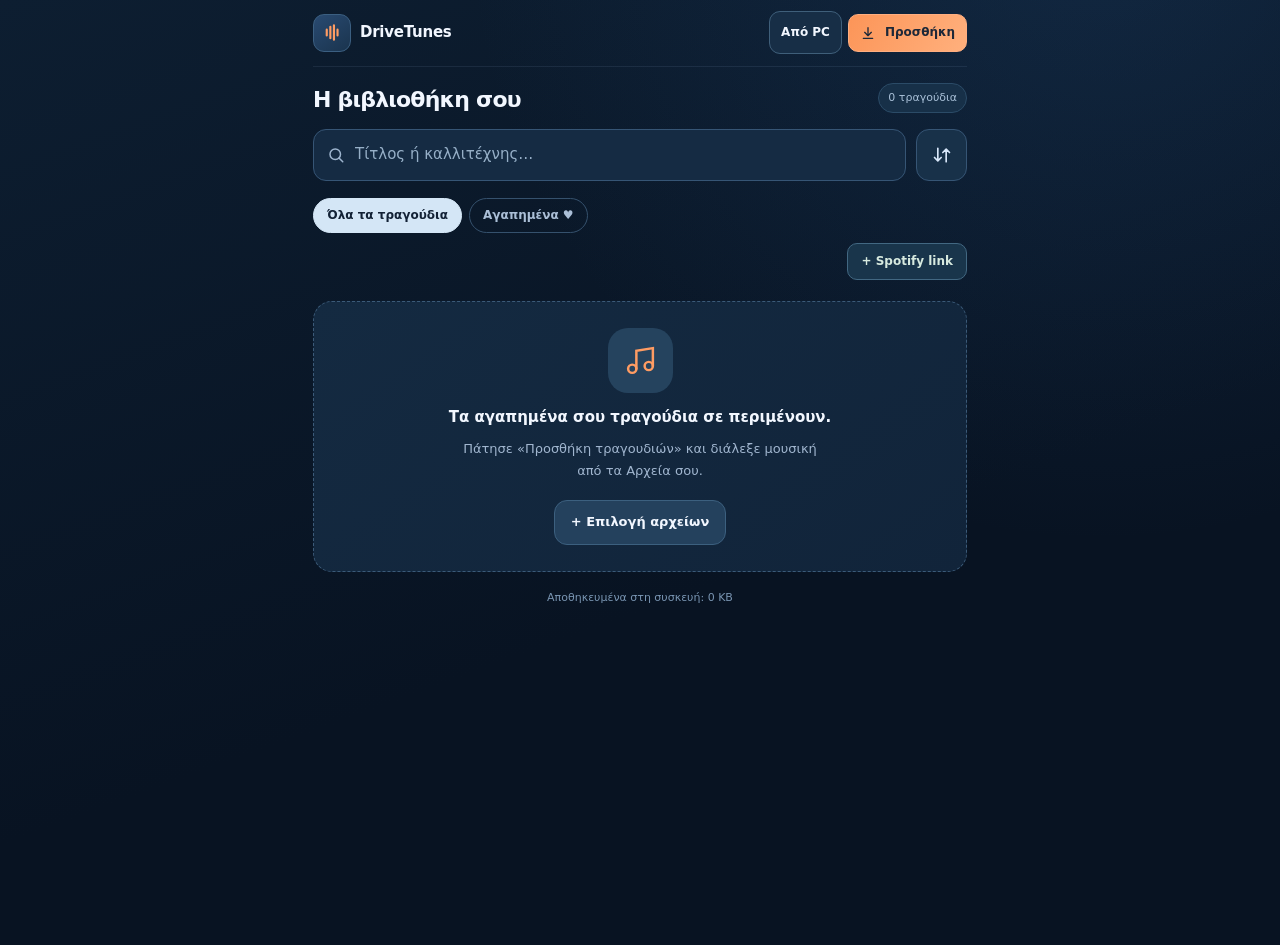
<file: index.html>
<!doctype html>
<html lang="el">
<head>
  <meta charset="utf-8">
  <meta name="viewport" content="width=device-width, initial-scale=1, viewport-fit=cover">
  <meta name="theme-color" content="#0c1728">
  <meta name="apple-mobile-web-app-capable" content="yes">
  <meta name="apple-mobile-web-app-status-bar-style" content="black-translucent">
  <meta name="apple-mobile-web-app-title" content="DriveTunes">
  <meta name="description" content="Τα τραγούδια σου, αποθηκευμένα στο iPhone. Αναπαραγωγή χωρίς internet.">
  <link rel="manifest" href="./manifest.webmanifest">
  <link rel="icon" href="./assets/icon.svg" type="image/svg+xml">
  <link rel="apple-touch-icon" href="./assets/apple-touch-icon.png">
  <link rel="stylesheet" href="./style.css">
  <link rel="stylesheet" href="./spotify.css">
  <title>DriveTunes · Offline Music</title>
  <script src="./app.js" defer></script>
  <script src="./spotify.js" defer></script>
  <script src="./pc-bridge.js" defer></script>
  <script src="./receiver-transfer.js" defer></script>
</head>
<body>
  <div class="app-shell">
    <header class="app-header">
      <div class="app-brand">
        <div class="logo-mark" aria-hidden="true"><svg viewBox="0 0 32 32"><path d="M8 20V12m5 12V8m5 18V6m5 14v-8"/></svg></div>
        <div class="app-heading"><strong>DriveTunes</strong></div>
      </div>
      <div class="header-tools">
        <button id="pcTransferToggle" type="button" class="outline-button compact-pc" aria-expanded="false" aria-controls="pcTransferPanel">Από PC</button>
        <button id="importTop" type="button" class="primary-button compact-import"><svg class="ico" viewBox="0 0 24 24" aria-hidden="true"><path d="M12 4v12m-5-5 5 5 5-5M5 20h14"/></svg><span>Προσθήκη</span></button>
      </div>
    </header>

    <main>
      <section id="pcTransferPanel" class="pc-panel" aria-label="Μεταφορά τραγουδιών από PC" hidden>
        <div class="pc-panel-top"><strong>Μεταφορά από υπολογιστή</strong><button id="pcTransferClose" type="button" aria-label="Κλείσιμο">×</button></div>
        <label for="pcTransferServer">Διεύθυνση DataTransfer</label>
        <input id="pcTransferServer" type="url" autocomplete="url" autocapitalize="off" spellcheck="false" placeholder="https://διεύθυνση-DataTransfer">
        <p id="pcSetupHint" class="pc-help">Βάλε μία φορά τη διεύθυνση όπου ανοίγεις το DataTransfer. Χρησιμοποιείται μόνο για τη σύνδεση των συσκευών.</p>
        <button id="pcTransferStart" class="pc-start" type="button">Έναρξη μεταφοράς</button>
        <div id="pcPairing" class="pc-pairing" hidden>
          <span class="pc-label">Στον υπολογιστή άνοιξε (αφού ξεκινήσεις το DriveTunes-PC.cmd):</span>
          <span id="pcSenderUrl" class="pc-sender-url"></span>
          <span class="pc-label">Κωδικός σύνδεσης:</span>
          <strong id="pcPairCode" class="pc-pair-code">—</strong>
          <button id="pcCopyLink" class="pc-copy" type="button">Αντιγραφή πλήρους συνδέσμου</button>
        </div>
        <p id="pcTransferStatus" class="pc-status" role="status" aria-live="polite"></p>
        <div id="pcReceiveName" class="pc-receive-name"></div>
        <progress id="pcReceiveProgress" max="100" value="0" hidden></progress>
      </section>
      <div id="notice" role="status" aria-live="polite" class="notice" hidden></div>
      <div id="importProgress" class="import-progress" hidden><span id="importText">Εισαγωγή…</span><div class="progress-track"><span id="importBar"></span></div></div>

      <section class="library" aria-label="Βιβλιοθήκη τραγουδιών">
        <div class="section-heading"><div><h2>Η βιβλιοθήκη σου</h2></div><div class="library-stats">
          <span id="trackCount" class="counter">0 τραγούδια</span>
        </div></div>
        <div class="toolbar">
          <label class="search-wrap"><svg class="ico" viewBox="0 0 24 24"><circle cx="11" cy="11" r="7"/><path d="m16 16 5 5"/></svg><input type="search" id="search" placeholder="Τίτλος ή καλλιτέχνης…" autocomplete="off" aria-label="Αναζήτηση τραγουδιού"></label>
          <button id="sortBtn" type="button" class="sort-button" aria-label="Αλλαγή σειράς" title="Αλλαγή σειράς"><svg class="ico" viewBox="0 0 24 24"><path d="m7 4 0 15m-4-4 4 4 4-4M17 20V5m-4 4 4-4 4 4"/></svg></button>
        </div>
        <div class="tabs" role="tablist" aria-label="Φίλτρο τραγουδιών">
          <button class="tab active" role="tab" aria-selected="true" data-filter="all">Όλα τα τραγούδια</button>
          <button class="tab" role="tab" aria-selected="false" data-filter="favorites">Αγαπημένα <span aria-hidden="true">♥</span></button>
        </div>
        <div class="spotify-entry">
          <button type="button" id="spotifyToggle" class="spotify-toggle" aria-expanded="false" aria-controls="spotifyPanel">+ Spotify link</button>
        </div>
        <section id="spotifyPanel" class="spotify-panel" aria-label="Spotify links" hidden>
          <div class="spotify-panel-top">
            <strong>Spotify τραγούδια & playlists</strong>
            <button id="spotifyClose" type="button" aria-label="Κλείσιμο Spotify">×</button>
          </div>
          <p class="spotify-help">Βάλε έναν σύνδεσμο Spotify και άκουσέ τον εδώ μέσω του επίσημου Spotify player. Απαιτείται internet — δεν γίνεται αυτόματη λήψη ήχου.</p>
          <form id="spotifyForm" class="spotify-form">
            <input id="spotifyUrl" type="url" inputmode="url" placeholder="https://open.spotify.com/track/..." aria-label="Σύνδεσμος τραγουδιού ή playlist Spotify" autocomplete="off" autocapitalize="off" spellcheck="false" required>
            <button type="submit">Προσθήκη</button>
          </form>
          <p id="spotifyStatus" class="spotify-status" role="status" aria-live="polite"></p>
          <div id="spotifyList" class="spotify-list"></div>
          <div id="spotifyPlayer" class="spotify-player" hidden></div>
          <div class="spotify-offline">
            <p>Για πραγματική offline ακρόαση, πρόσθεσε δικό σου MP3/M4A. Θα αποθηκευτεί στη συσκευή, όπως και τα υπόλοιπα τραγούδια.</p>
            <button id="spotifyOfflineImport" type="button">+ Offline αρχείο</button>
          </div>
        </section>
        <div id="trackList" class="track-list"></div>
        <div id="emptyState" class="empty-state">
          <div class="empty-icon" aria-hidden="true"><svg viewBox="0 0 24 24"><path d="M9 18V5l12-2v13"/><circle cx="6" cy="18" r="3"/><circle cx="18" cy="16" r="3"/></svg></div>
          <strong>Τα αγαπημένα σου τραγούδια σε περιμένουν.</strong>
          <p>Πάτησε «Προσθήκη τραγουδιών» και διάλεξε μουσική από τα Αρχεία σου.</p>
          <button type="button" id="emptyImport" class="secondary-button">+ Επιλογή αρχείων</button>
        </div>
      </section>


      <div class="storage-info"><span id="storageUsed">Αποθηκευμένα στη συσκευή: —</span></div>
    </main>
  </div>

  <div class="player-dock" id="playerDock" hidden>
    <div class="dock-inner">
      <div class="mini-row">
        <div class="mini-cover" aria-hidden="true"><svg viewBox="0 0 32 32"><path d="M13 22V8l12-3v13"/><circle cx="9" cy="22" r="4"/><circle cx="21" cy="18" r="4"/></svg></div>
        <div class="mini-details"><strong id="nowTitle">—</strong><span id="nowArtist">—</span></div>
        <button class="icon-button mini-more" id="nowMore" aria-label="Επιλογές τραγουδιού"><svg class="ico" viewBox="0 0 24 24"><circle cx="12" cy="5" r="1"/><circle cx="12" cy="12" r="1"/><circle cx="12" cy="19" r="1"/></svg></button>
      </div>
      <div class="seek-row"><span id="currentTime">0:00</span><input id="seek" type="range" min="0" max="1000" step="1" value="0" aria-label="Θέση αναπαραγωγής"><span id="duration">0:00</span></div>
      <div class="control-row">
        <button id="shuffleBtn" type="button" class="icon-button aux-control" aria-label="Τυχαία σειρά" aria-pressed="false" title="Τυχαία σειρά"><svg class="ico" viewBox="0 0 24 24"><path d="m3 17 3 0c6 0 6-10 12-10h3m-4-4 4 4-4 4M3 7h3c2 0 3 1 4 3m3 4c1 2 2 3 5 3h3m-4-4 4 4-4 4"/></svg></button>
        <button id="prevBtn" type="button" class="icon-button transport" aria-label="Προηγούμενο"><svg class="ico" viewBox="0 0 24 24"><path d="M5 5v14M19 5 7 12l12 7z"/></svg></button>
        <button id="playBtn" type="button" class="play-button" aria-label="Αναπαραγωγή"><svg id="playIcon" viewBox="0 0 24 24" class="ico"><path d="M8 5v14l11-7z"/></svg></button>
        <button id="nextBtn" type="button" class="icon-button transport" aria-label="Επόμενο"><svg class="ico" viewBox="0 0 24 24"><path d="M19 5v14M5 5l12 7-12 7z"/></svg></button>
        <button id="repeatBtn" type="button" class="icon-button aux-control" aria-label="Επανάληψη: κλειστή" title="Επανάληψη"><svg class="ico" viewBox="0 0 24 24"><path d="m17 2 4 4-4 4M3 11V9a3 3 0 0 1 3-3h15M7 22l-4-4 4-4m14-1v2a3 3 0 0 1-3 3H3"/></svg><span id="repeatOneBadge" hidden>1</span></button>
      </div>
    </div>
  </div>

  <audio id="audio" preload="metadata" playsinline></audio>
  <input id="fileInput" type="file" accept="audio/*,.mp3,.m4a,.aac,.wav,.flac,.ogg,.opus,.aiff" multiple hidden>

  <dialog id="trackDialog" class="app-dialog" aria-labelledby="dialogTitle"><form method="dialog" id="trackDialogForm">
    <div class="dialog-top"><h2 id="dialogTitle">Επεξεργασία τραγουδιού</h2><button class="close-button" type="submit" aria-label="Κλείσιμο">×</button></div>
    <label for="editTitle">Τίτλος</label><input id="editTitle" autocomplete="off" maxlength="200">
    <label for="editArtist">Καλλιτέχνης</label><input id="editArtist" autocomplete="off" maxlength="200">
    <div class="dialog-actions"><button id="deleteTrackBtn" class="danger-button" type="button">Διαγραφή</button><button id="saveTrackBtn" class="primary-button" type="button">Αποθήκευση</button></div>
  </form></dialog>


</body>
</html>
</file>
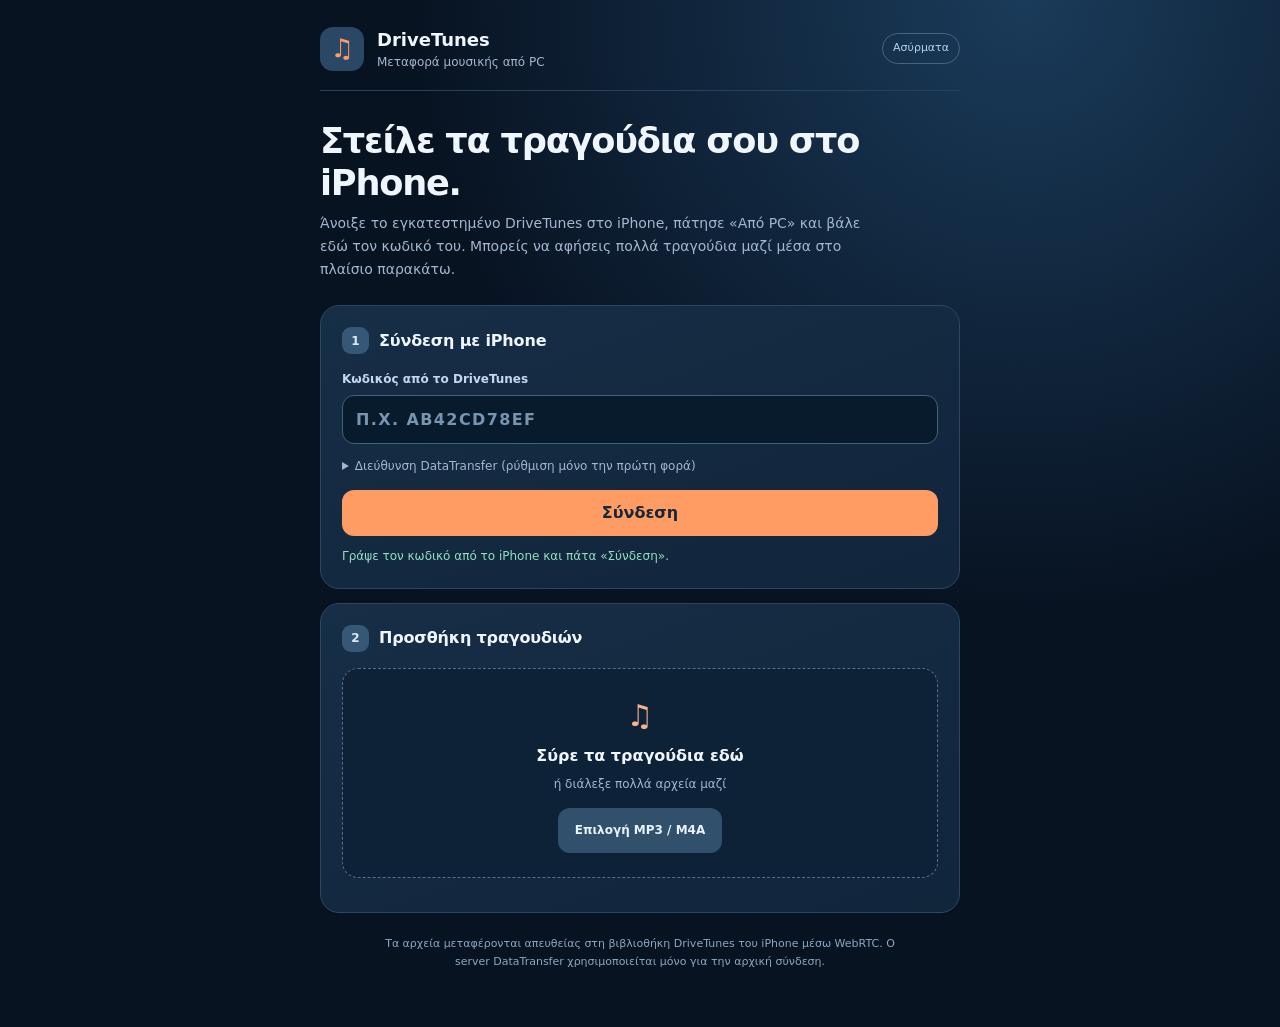
<file: pc-transfer.html>
<!doctype html>
<html lang="el">
<head>
<meta charset="utf-8">
<meta name="viewport" content="width=device-width,initial-scale=1">
<meta name="theme-color" content="#0c1728">
<meta name="robots" content="noindex,nofollow">
<title>DriveTunes · Μεταφορά από PC</title>
<link rel="icon" href="./assets/icon.svg" type="image/svg+xml">
<link rel="stylesheet" href="./pc-transfer.css">
<script src="./pc-bridge.js" defer></script>
<script src="./pc-transfer.js" defer></script>
</head>
<body>
<main class="page">
  <header class="top">
    <div class="brand"><span class="mark">♫</span><div><strong>DriveTunes</strong><small>Μεταφορά μουσικής από PC</small></div></div>
    <span class="chip">Ασύρματα</span>
  </header>

  <section class="intro">
    <h1>Στείλε τα τραγούδια σου στο iPhone.</h1>
    <p>Άνοιξε το εγκατεστημένο DriveTunes στο iPhone, πάτησε «Από PC» και βάλε εδώ τον κωδικό του. Μπορείς να αφήσεις πολλά τραγούδια μαζί μέσα στο πλαίσιο παρακάτω.</p>
  </section>

  <section class="panel" aria-labelledby="pairTitle">
    <div class="section-head"><span class="step">1</span><h2 id="pairTitle">Σύνδεση με iPhone</h2></div>
    <label for="roomCode">Κωδικός από το DriveTunes</label>
    <input id="roomCode" class="room" maxlength="14" spellcheck="false" autocapitalize="characters" autocomplete="off" placeholder="π.χ. AB42CD78EF" aria-label="Κωδικός σύνδεσης">
    <details class="server-details">
      <summary>Διεύθυνση DataTransfer (ρύθμιση μόνο την πρώτη φορά)</summary>
      <label for="serverUrl">HTTPS διεύθυνση της εφαρμογής DataTransfer</label>
      <input id="serverUrl" type="url" spellcheck="false" autocomplete="url" placeholder="https://η-διεύθυνση-του-DataTransfer">
    </details>
    <div class="actions">
      <button id="connectBtn" class="primary" type="button">Σύνδεση</button>
      <button id="disconnectBtn" type="button" hidden>Αποσύνδεση</button>
    </div>
    <div id="pcStatus" class="status" role="status" aria-live="polite"></div>
  </section>

  <section class="panel" aria-labelledby="sendTitle">
    <div class="section-head"><span class="step">2</span><h2 id="sendTitle">Προσθήκη τραγουδιών</h2></div>
    <div id="dropZone" class="drop">
      <div class="music">♫</div>
      <strong>Σύρε τα τραγούδια εδώ</strong>
      <p>ή διάλεξε πολλά αρχεία μαζί</p>
      <button id="chooseBtn" type="button">Επιλογή MP3 / M4A</button>
      <input id="pcFiles" type="file" accept="audio/*,.mp3,.m4a,.aac,.wav,.flac,.ogg,.opus,.aif,.aiff" multiple hidden>
    </div>
    <div class="transfer-detail">
      <div id="progressName" class="progress-name"></div>
      <progress id="fileProgress" max="100" value="0" hidden></progress>
      <small id="queueLabel"></small>
    </div>
  </section>

  <footer>Τα αρχεία μεταφέρονται απευθείας στη βιβλιοθήκη DriveTunes του iPhone μέσω WebRTC. Ο server DataTransfer χρησιμοποιείται μόνο για την αρχική σύνδεση.</footer>
</main>
</body>
</html>
</file>
<file: style.css>
:root{--bg:#081322;--bg2:#0d1e31;--panel:#14283f;--panel2:#1b3451;--stroke:#294763;--ink:#f2f7ff;--muted:#a1b6cf;--accent:#ff9c63;--accent2:#ffc29d;--teal:#79ccbd;--danger:#ff929b;color-scheme:dark}
*{box-sizing:border-box;-webkit-tap-highlight-color:transparent}
html{-webkit-text-size-adjust:100%}
body{margin:0;color:var(--ink);font:16px/1.45 -apple-system,BlinkMacSystemFont,"Segoe UI",system-ui,sans-serif;background:radial-gradient(circle at 86% -10%,rgba(40,88,141,.24),transparent 42%),linear-gradient(160deg,var(--bg2),var(--bg) 60%);min-height:100vh}
button,input{font:inherit}button{cursor:pointer;touch-action:manipulation}button:focus-visible,input:focus-visible{outline:3px solid var(--accent);outline-offset:3px}button[hidden],div[hidden],span[hidden]{display:none!important}
.app-shell{max-width:690px;margin:0 auto;padding:0 18px 320px}.app-header{display:flex;align-items:center;gap:12px;padding:calc(18px + env(safe-area-inset-top,0px)) 0 22px;border-bottom:1px solid rgba(155,187,227,.09)}
.logo-mark{display:grid;place-items:center;background:linear-gradient(145deg,#294a71,#1a344e);border:1px solid #3b5f81;border-radius:15px;width:47px;height:47px;flex:none}.logo-mark svg{fill:none;stroke:var(--accent);stroke-width:3;stroke-linecap:round;width:28px;height:28px}
.app-heading{display:flex;flex-direction:column;min-width:0}.app-heading strong{font-size:17px;letter-spacing:-.3px}.app-heading span{color:var(--muted);font-size:11px;letter-spacing:.1px}
.connection{margin-left:auto;display:inline-flex;align-items:center;gap:7px;border:1px solid #36536d;background:#162b40;color:#b8d6cf;padding:6px 9px;border-radius:100px;font-size:10px;font-weight:750;white-space:nowrap}.status-dot{width:6px;height:6px;background:#7cdbba;border-radius:50%}.connection.offline .status-dot{background:#ffbd80}
.hero{padding:32px 2px 28px}.eyebrow{display:flex;align-items:center;gap:9px;font-size:10px;font-weight:850;letter-spacing:1.7px;color:#91abc8}.tiny-line{width:18px;height:2px;background:var(--accent)}.hero h1{font-size:clamp(40px,9vw,55px);line-height:1.03;margin:16px 0 14px;letter-spacing:-2.2px;font-weight:850}.hero h1 em{font-style:normal;color:var(--accent)}.hero p{max-width:360px;font-size:14px;line-height:1.7;color:var(--muted);margin:0}
.hero-actions{display:flex;gap:10px;margin-top:24px;flex-wrap:wrap}.primary-button,.secondary-button,.outline-button{display:inline-flex;align-items:center;justify-content:center;gap:9px;min-height:48px;padding:12px 16px;border-radius:13px;font-weight:800;font-size:13px;border:1px solid transparent}.primary-button{background:linear-gradient(120deg,#fc9558,#ffb07d);color:#1d2838;border-color:#ffae80}.primary-button:hover{filter:brightness(1.06)}.secondary-button{background:#24415d;color:var(--ink);border:1px solid #3c607f}.outline-button{background:#172e46;color:var(--ink);border-color:#3f5f7a}.full-button{width:100%}.ico{width:20px;height:20px;flex:none;fill:none;stroke:currentColor;stroke-width:2;stroke-linecap:round;stroke-linejoin:round}
.notice{padding:12px 14px;border-radius:11px;background:#1a3750;border:1px solid #45667d;color:#d6e9ff;font-size:13px;margin:0 0 14px}.notice.error{background:#442633;border-color:#98566a;color:#ffd1d4}.notice[hidden]{display:none}.import-progress{padding:12px 14px;border:1px solid var(--stroke);border-radius:14px;background:#14283e;margin:0 0 15px;font-size:12px;color:var(--muted)}.progress-track{height:6px;border-radius:20px;background:#243c52;overflow:hidden;margin-top:9px}.progress-track span{display:block;width:0;height:100%;background:var(--accent);border-radius:20px;transition:width .16s}
.library{margin-top:6px}.section-heading{display:flex;align-items:end;justify-content:space-between;gap:12px;margin-bottom:18px}.section-heading h2{font-size:25px;letter-spacing:-.8px;margin:7px 0 0}.counter{font-size:11px;color:#a9c0d8;background:#173048;border:1px solid #2b4b67;border-radius:100px;padding:7px 11px;white-space:nowrap}
.toolbar{display:flex;gap:10px}.search-wrap{display:flex;align-items:center;flex:1;min-width:0;border:1px solid #365575;background:#152b43;color:#9eb5cf;border-radius:13px;padding:0 13px}.search-wrap .ico{width:18px;height:18px}.search-wrap input{border:0;background:transparent;outline:0!important;min-height:50px;color:var(--ink);padding:0 0 0 10px;width:100%;font-size:15px;min-width:0}.search-wrap input::placeholder{color:#96afc7}.search-wrap:focus-within{border-color:#ffae79;box-shadow:0 0 0 3px rgba(255,160,104,.12)}.sort-button{background:#183149;border:1px solid #365575;border-radius:13px;min-width:51px;display:grid;place-items:center;color:#d8e7fa}.tabs{display:flex;gap:7px;margin:17px 0 14px}.tab{border:1px solid #35516d;background:transparent;color:#abbfd7;padding:8px 13px;font-size:12px;font-weight:750;border-radius:100px}.tab.active{color:#122135;background:#d4e6f6;border-color:#d4e6f6}
.track-list{display:flex;flex-direction:column;gap:8px}.track{display:flex;align-items:center;gap:12px;min-width:0;background:linear-gradient(145deg,#142a42,#13283d);border:1px solid #2e4a65;border-radius:16px;padding:10px 9px 10px 11px;transition:background .15s,border-color .15s}.track.current{border-color:#dd956b;background:#22364b}.track:hover{background:#1a334e}.track-art{width:46px;height:46px;display:grid;place-items:center;flex:none;background:linear-gradient(135deg,#305473,#1d344e);border-radius:12px;color:#b9d3ef}.track-art svg{width:23px;height:23px;stroke:currentColor;stroke-width:1.8;fill:none;stroke-linecap:round;stroke-linejoin:round}.track.current .track-art{color:var(--accent);background:#3c4754}.track-info{border:0;padding:0;text-align:left;background:transparent;color:inherit;min-width:0;flex:1;display:flex;flex-direction:column;gap:3px}.track-info strong{font-size:14px;white-space:nowrap;overflow:hidden;text-overflow:ellipsis;font-weight:730}.track-info span{font-size:11px;color:var(--muted);white-space:nowrap;overflow:hidden;text-overflow:ellipsis}.track-action{width:35px;height:39px;display:grid;place-items:center;background:transparent;border:0;color:#95abc7;border-radius:10px;padding:0}.track-action.fav.on{color:#ff9d9b}.track-action.fav svg{stroke-width:1.8}.track-action.fav.on svg{fill:currentColor}.track-action .ico{width:19px;height:19px}
.empty-state{padding:26px 20px;text-align:center;background:linear-gradient(145deg,#142a41,#11243a);border:1px dashed #3b5a78;border-radius:19px;margin-top:6px}.empty-icon{width:65px;height:65px;margin:0 auto 14px;border-radius:20px;background:#25435e;display:grid;place-items:center;color:var(--accent)}.empty-icon svg{width:33px;height:33px;fill:none;stroke:currentColor;stroke-width:1.8;stroke-linecap:round}.empty-state strong{display:block;font-size:15px}.empty-state p{font-size:13px;color:var(--muted);line-height:1.7;max-width:360px;margin:9px auto 18px}.empty-state .secondary-button{min-height:42px}
.info-card{display:flex;align-items:flex-start;gap:13px;margin-top:26px;background:#10253b;border:1px solid #29435e;padding:17px;border-radius:17px}.info-icon{flex:none;border-radius:10px;color:#9ecaf1;background:#213e58;padding:9px}.info-card strong{font-size:12px;color:#dbe9fc}.info-card p{font-size:11px;color:#9bb0ca;line-height:1.7;margin:4px 0 0}.storage-info{display:flex;flex-direction:column;align-items:center;gap:3px;color:#829bb8;font-size:11px;padding:21px 10px;line-height:1.5;text-align:center}
.player-dock{position:fixed;left:0;right:0;bottom:0;z-index:20;background:rgba(12,27,45,.96);border-top:1px solid #355470;box-shadow:0 -12px 40px rgba(0,0,0,.4);backdrop-filter:blur(18px);-webkit-backdrop-filter:blur(18px);padding:14px 18px calc(16px + env(safe-area-inset-bottom,0px))}.dock-inner{max-width:654px;margin:0 auto}.mini-row{display:flex;align-items:center;gap:12px}.mini-cover{width:47px;height:47px;display:grid;place-items:center;flex:none;background:#294965;border-radius:11px;color:var(--accent)}.mini-cover svg{width:25px;height:25px;fill:none;stroke:currentColor;stroke-width:1.8;stroke-linejoin:round}.mini-details{display:flex;flex-direction:column;gap:3px;min-width:0;flex:1}.mini-details strong{font-size:15px;white-space:nowrap;text-overflow:ellipsis;overflow:hidden}.mini-details span{font-size:12px;color:#a4bcd4;white-space:nowrap;overflow:hidden;text-overflow:ellipsis}.icon-button{background:transparent;border:0;padding:9px;display:grid;place-items:center;color:#c5d8ed;border-radius:10px}.icon-button:disabled{opacity:.35}.icon-button.active{color:var(--accent)}.icon-button .ico{width:21px;height:21px}.mini-more{padding:5px}.seek-row{display:grid;grid-template-columns:35px minmax(0,1fr) 35px;gap:8px;align-items:center;color:#9aadc4;font-size:10px;font-variant-numeric:tabular-nums;margin-top:13px}.seek-row span:last-child{text-align:right}input[type=range]{width:100%;accent-color:var(--accent);height:22px;margin:0;cursor:pointer}.control-row{display:flex;justify-content:space-between;align-items:center;gap:6px;margin-top:3px}.transport .ico{width:26px;height:26px;fill:currentColor;stroke-width:1.2}.aux-control{position:relative}.aux-control .ico{width:20px;height:20px}.aux-control span{position:absolute;bottom:2px;right:2px;border-radius:50%;font-size:10px;color:#192235;font-weight:900;background:var(--accent);height:14px;width:14px;line-height:14px;text-align:center}.play-button{width:58px;height:58px;flex:none;border-radius:50%;border:0;background:linear-gradient(145deg,#ffad77,#ff8d54);display:grid;place-items:center;color:#1b2b3c;box-shadow:0 7px 21px rgba(247,135,75,.2)}.play-button .ico{width:28px;height:28px;stroke-width:2.2;fill:currentColor}
.app-dialog{border:1px solid #3a5e7f;background:#172b42;color:var(--ink);border-radius:20px;padding:22px;width:min(440px,calc(100vw - 28px));box-shadow:0 23px 70px rgba(0,0,0,.38)}.app-dialog::backdrop{background:rgba(3,11,22,.74)}.dialog-top{display:flex;justify-content:space-between;align-items:center;gap:12px}.dialog-top h2{margin:0 0 8px;font-size:19px}.close-button{font-size:25px;background:transparent;border:0;color:#aac0d8;width:38px;height:38px;border-radius:9px}.app-dialog label{display:block;font-size:12px;color:var(--muted);margin:13px 0 6px}.app-dialog input{display:block;width:100%;background:#0d2035;color:var(--ink);border:1px solid #3b5b77;border-radius:11px;min-height:48px;padding:10px 12px;font-size:16px}.dialog-actions{display:flex;justify-content:space-between;gap:10px;margin-top:22px}.danger-button{background:#372738;color:#ffa8ad;border:1px solid #744753;padding:9px 13px;border-radius:11px;font-weight:750}.app-dialog p{font-size:14px;line-height:1.7;color:#cedcf0}.app-dialog .subdued{color:#9bb1c9;font-size:12px}
@media(max-width:390px){.app-shell{padding-left:12px;padding-right:12px}.hero{padding-top:25px}.hero h1{font-size:39px}.player-dock{padding-left:12px;padding-right:12px}.connection{font-size:0;gap:0;padding:8px}.connection .status-dot{width:7px;height:7px}.track{gap:8px}.track-art{width:42px;height:42px}.track-action{width:33px}.app-heading strong{font-size:15px}}
@media(min-width:900px){.hero{padding-top:40px}}
@media(prefers-reduced-motion:reduce){*{scroll-behavior:auto!important;transition:none!important}}

/* Compact app bar. Go straight to the music library — no oversized hero. */
.app-header{display:flex;align-items:center;justify-content:space-between;gap:10px;padding:calc(11px + env(safe-area-inset-top,0px)) 0 12px;border-bottom:1px solid rgba(155,187,227,.1)}
.app-brand{display:flex;align-items:center;gap:9px;min-width:0}
.app-header .logo-mark{width:38px;height:38px;border-radius:11px}
.app-header .logo-mark svg{width:23px;height:23px}
.app-header .app-heading strong{font-size:15px;letter-spacing:-.25px}
.app-header .app-heading span{font-size:10px;line-height:1.2}
.header-tools{display:flex;align-items:center;gap:6px;flex:none}
.compact-import,.compact-install{min-height:38px;padding:8px 11px;border-radius:10px;font-size:12px;line-height:1.15;white-space:nowrap}
.compact-import .ico{width:16px;height:16px}
.compact-install{padding-left:10px;padding-right:10px}
.library{margin-top:13px}
.library .section-heading{align-items:center;gap:8px;margin-bottom:15px}
.library .section-heading h2{font-size:22px;margin-top:4px}
.library-stats{display:flex;align-items:center;justify-content:flex-end;gap:6px;flex-wrap:wrap}
.library-stats .connection{margin-left:0;padding:6px 8px;font-size:9px}
.library-stats .counter{padding:6px 9px}
@media(max-width:420px){
 .app-header{gap:7px}
 .app-header .logo-mark{width:35px;height:35px}
 .app-header .app-heading strong{font-size:14px}
 .app-header .app-heading span{font-size:9px}
 .header-tools{gap:5px}
 .compact-import{min-height:36px;padding:8px 9px;font-size:11px}
 .compact-install{font-size:0;padding:7px 9px;min-height:36px;min-width:34px}
 .compact-install::before{content:"⇩";font-size:16px;line-height:1}
 .library .section-heading{align-items:flex-start}
 .library .section-heading h2{font-size:21px}
 .library-stats{flex-direction:column;align-items:flex-end;gap:5px}
 .library-stats .connection{padding:4px 7px}
}
@media(max-width:350px){
 .app-header .app-heading span{display:none}
 .app-header .logo-mark{width:32px;height:32px}
 .compact-import .ico{width:15px;height:15px}
 .compact-import{padding:7px 8px}
}

/* Larger library rows — comfortable touch targets on iPhone and in the car. */
.track-list{gap:11px}
.track{min-height:84px;padding:13px 10px 13px 13px;gap:11px;border-radius:18px;cursor:pointer}
.track-art{width:56px;height:56px;border-radius:14px}
.track-art svg{width:27px;height:27px}
.track-info{align-self:stretch;justify-content:center;min-height:56px;padding:4px 0;gap:5px}
.track-info strong{font-size:15.5px;line-height:1.27}
.track-info span{font-size:12.5px;line-height:1.3}
.track-action{width:44px;min-width:44px;height:48px;flex:0 0 44px;border-radius:12px}
.track-action.fav{font-size:21px}
.track-action .ico{width:22px;height:22px}
@media(max-width:390px){
 .track{min-height:80px;padding:12px 7px 12px 10px;gap:7px}
 .track-art{width:50px;height:50px}
 .track-info{min-height:52px}
 .track-info strong{font-size:14.5px}
 .track-info span{font-size:12px}
 .track-action{width:42px;min-width:42px;height:46px;flex-basis:42px}
}

/* Cleaner library: no extra installation or network status panels. */
.library-stats{gap:0}
.library .section-heading{margin-bottom:13px}
.storage-info{padding:18px 10px;color:#7995b2}


/* Compact PC-to-iPhone transfer. Only visible when the user requests it. */
.compact-pc{min-height:43px;padding:9px 11px;font-size:12px;border-radius:11px;white-space:nowrap}
.pc-panel{background:linear-gradient(160deg,#142c43,#10253a);border:1px solid #34536e;
 border-radius:16px;padding:15px;margin:13px 0 18px}
.pc-panel[hidden],.pc-pairing[hidden],.pc-panel progress[hidden]{display:none!important}
.pc-panel-top{display:flex;align-items:center;justify-content:space-between;gap:10px}
.pc-panel-top strong{font-size:14px;font-weight:800}
.pc-panel-top button{font-size:24px;line-height:1;background:transparent;border:0;color:#b9cbe0;
 padding:5px 8px;border-radius:9px}
.pc-panel label,.pc-label{display:block;margin:12px 0 6px;font-size:11px;color:#b5c9e0;font-weight:700}
.pc-panel input{min-height:44px;width:100%;background:#091e31;border:1px solid #446581;color:#f2f7ff;
 border-radius:11px;padding:9px 12px;min-width:0;font-size:16px}
.pc-panel input::placeholder{color:#7891ab}
.pc-help{margin:7px 0;font-size:11px;line-height:1.45;color:#9ab3ce}
.pc-start{margin-top:10px;background:#315675;color:#edf5ff;min-height:40px;padding:9px 14px;
 border:1px solid #4b7190;font-size:12px;font-weight:800;border-radius:11px}
.pc-pairing{margin-top:15px;padding:12px 13px;background:#1b3750;border:1px solid #315575;border-radius:12px}
.pc-pairing .pc-label{margin:8px 0 4px}
.pc-pairing .pc-label:first-child{margin-top:0}
.pc-sender-url{display:block;font-size:12px;line-height:1.45;word-break:break-all;color:#f2f7ff;user-select:all;-webkit-user-select:all}
.pc-pair-code{font-size:22px;display:block;line-height:1.45;letter-spacing:1.2px;color:#ffd2aa;user-select:all;-webkit-user-select:all}
.pc-copy{margin-top:10px;min-height:39px;font-size:11px;padding:8px 11px;border-radius:10px;
 background:#294a64;color:#fff;border:1px solid #496b86}
.pc-status{margin:10px 0 4px;min-height:16px;color:#95ddc1;font-size:12px;line-height:1.5}
.pc-status.error{color:#ffb5bf}
.pc-receive-name{font-size:11px;color:#b7cce2;overflow-wrap:anywhere}
.pc-panel progress{width:100%;accent-color:#ffad7c;height:9px;margin-top:7px}
@media(max-width:380px){.compact-pc{padding:9px 10px;font-size:11px}.pc-pair-code{font-size:20px}}
</file>
<file: spotify.css>
/* Optional Spotify link collection. Spotify playback is online only. */
.spotify-entry{display:flex;justify-content:flex-end;margin:-4px 0 15px}
.spotify-toggle{min-height:37px;padding:7px 13px;border-radius:10px;border:1px solid #426882;background:#19354b;color:#d7eadf;font-size:12px;font-weight:750}
.spotify-panel{margin:0 0 19px;padding:17px;border-radius:17px;background:#11293e;border:1px solid #34516b}
.spotify-panel[hidden],.spotify-player[hidden]{display:none!important}
.spotify-panel-top{display:flex;align-items:center;justify-content:space-between;gap:12px}
.spotify-panel-top strong{font-size:16px}
.spotify-panel-top button{font-size:24px;border:0;background:none;color:#b8cde1;padding:0 6px}
.spotify-help{font-size:12px;color:var(--muted);line-height:1.55;margin:9px 0 12px}
.spotify-form{display:flex;gap:8px;margin:12px 0 0}
.spotify-form input{min-width:0;flex:1;min-height:43px;padding:9px 12px;background:#091e31;border:1px solid #446581;border-radius:11px;color:var(--ink);font-size:16px}
.spotify-form button{min-width:81px;min-height:43px;background:#315675;color:var(--ink);border:1px solid #52728d;border-radius:11px;font-weight:750;font-size:12px}
.spotify-form button:disabled{opacity:.55}
.spotify-status{font-size:12px;min-height:17px;color:#a2dec2;margin:8px 0}
.spotify-status.error{color:#ffb2b9}
.spotify-list{display:flex;flex-direction:column;gap:8px}
.spotify-row{display:flex;align-items:center;gap:10px;background:#182f45;border:1px solid #35536d;border-radius:12px;padding:11px}
.spotify-details{display:flex;flex:1;min-width:0;flex-direction:column;gap:4px}
.spotify-details strong{font-size:13px;line-height:1.3;overflow-wrap:anywhere}
.spotify-details span{color:#a9bed4;font-size:11px}
.spotify-actions{display:flex;align-items:center;gap:6px;flex-wrap:wrap;justify-content:flex-end}
.spotify-actions button,.spotify-actions a{min-height:34px;display:inline-flex;align-items:center;padding:6px 9px;font-size:11px;text-decoration:none;border-radius:8px;border:1px solid #42627c;background:#284863;color:#e8f4ff;white-space:nowrap}
.spotify-actions .spotify-delete{font-size:18px;background:#422b37;border-color:#6b4658;color:#ffbbc2;padding:2px 11px}
.spotify-player{margin:15px 0 7px}
.spotify-player p{color:#b0c7d9;font-size:12px;margin:0 0 8px}
.spotify-player iframe{display:block;border:0;border-radius:13px;background:#12283d;width:100%;min-width:0}
.spotify-offline{display:flex;align-items:center;justify-content:space-between;gap:12px;margin-top:13px;border-top:1px solid #2a4860;padding-top:13px}
.spotify-offline p{margin:0;max-width:340px;color:#a9bdd3;font-size:11px;line-height:1.45}
.spotify-offline button{flex:none;border:1px solid #51718a;border-radius:10px;background:#2a4a63;color:var(--ink);padding:8px 11px;font-size:11px;font-weight:750}
@media(max-width:430px){.spotify-panel{padding:13px}.spotify-row{align-items:flex-start;flex-direction:column}.spotify-actions{justify-content:flex-start}.spotify-offline{align-items:flex-start;flex-direction:column}.spotify-offline button{width:100%}}
</file>
<file: pc-transfer.css>
:root{color-scheme:dark;--bg:#081322;--card:#13273d;--line:#294863;--ink:#f0f6ff;--muted:#a3b7d0;--accent:#ff9c63;--ok:#92e0c1}
*{box-sizing:border-box}
body{margin:0;min-height:100vh;background:radial-gradient(circle at 80% 0%,#1a3b5a,transparent 42%),var(--bg);
color:var(--ink);font:16px/1.5 -apple-system,BlinkMacSystemFont,"Segoe UI",system-ui,sans-serif}
button,input{font:inherit}button{cursor:pointer;min-height:45px;border:0;border-radius:12px;padding:11px 17px;background:#274763;color:var(--ink);font-weight:750}
button:hover{filter:brightness(1.12)}button:focus-visible,input:focus-visible,summary:focus-visible{outline:3px solid var(--accent);outline-offset:3px}
[hidden]{display:none!important}.page{max-width:680px;padding:26px 20px 55px;margin:auto}
.top{display:flex;justify-content:space-between;align-items:center;gap:12px;border-bottom:1px solid #274260;padding:0 0 19px}
.brand{display:flex;align-items:center;gap:13px}.brand strong{display:block;font-size:18px}.brand small{display:block;font-size:12px;color:var(--muted)}
.mark{display:grid;place-items:center;background:#2a4766;color:var(--accent);width:44px;height:44px;border-radius:13px;font-size:26px}
.chip{font-size:11px;border:1px solid #456581;color:#b9d2ed;border-radius:100px;padding:6px 10px}
.intro{margin:29px 0 24px}.intro h1{font-size:clamp(1.55rem,5vw,2.2rem);letter-spacing:-.035em;margin:0 0 9px;line-height:1.18}
.intro p{font-size:14px;color:var(--muted);line-height:1.65;margin:0;max-width:560px}
.panel{background:linear-gradient(160deg,#162e46,#11253b);border:1px solid var(--line);border-radius:19px;padding:21px;margin-bottom:14px}
.section-head{display:flex;align-items:center;gap:10px;margin-bottom:16px}.section-head h2{font-size:16px;letter-spacing:-.01em;margin:0}
.step{display:grid;place-items:center;width:27px;height:27px;border-radius:9px;background:#365775;color:#dce9fa;font-weight:850;font-size:12px}
label{display:block;color:#c4d8ee;font-size:12px;font-weight:700;margin:9px 0 7px}
input:not([type=file]){width:100%;background:#081b2d;border:1px solid #41617d;border-radius:12px;min-height:49px;color:var(--ink);padding:11px 13px;min-width:0;font-size:16px}
input::placeholder{color:#7795b0}.room{letter-spacing:1.4px;font-weight:800;text-transform:uppercase}
.server-details{margin-top:13px;font-size:12px;color:var(--muted)}
.server-details summary{cursor:pointer;line-height:1.5}.server-details input{margin-bottom:4px}
.actions{display:flex;gap:9px;margin-top:15px}.primary{background:var(--accent);color:#17273a;flex:1}.status{margin-top:11px;color:var(--ok);font-size:12px;line-height:1.6;min-height:16px}
.status.error{color:#ffb2b8}
.drop{border:1.5px dashed #52718e;background:#0d2237;text-align:center;border-radius:16px;padding:24px 15px;transition:background .12s,border-color .12s}
.drop.dragging,.drop.connected{border-color:var(--ok)}.drop.dragging{background:#193c48}
.music{font-size:30px;color:#f3b38b;margin-bottom:6px}.drop strong{display:block;font-size:16px}
.drop p{color:var(--muted);font-size:12px;margin:7px 0 15px}
.drop button{background:#31506c;color:#e9f4ff;font-size:12px}
.transfer-detail{margin-top:13px}.progress-name{font-size:12px;overflow-wrap:anywhere;color:#b9d2eb}
progress{width:100%;height:10px;margin:9px 0;accent-color:var(--accent)}#queueLabel{color:var(--muted);font-size:11px}
footer{margin:22px auto 0;color:#8ca7c2;font-size:11px;line-height:1.7;text-align:center;max-width:520px}
@media(max-width:430px){.page{padding:15px 13px 35px}.panel{padding:16px;border-radius:16px}.chip{display:none}}
</file>
